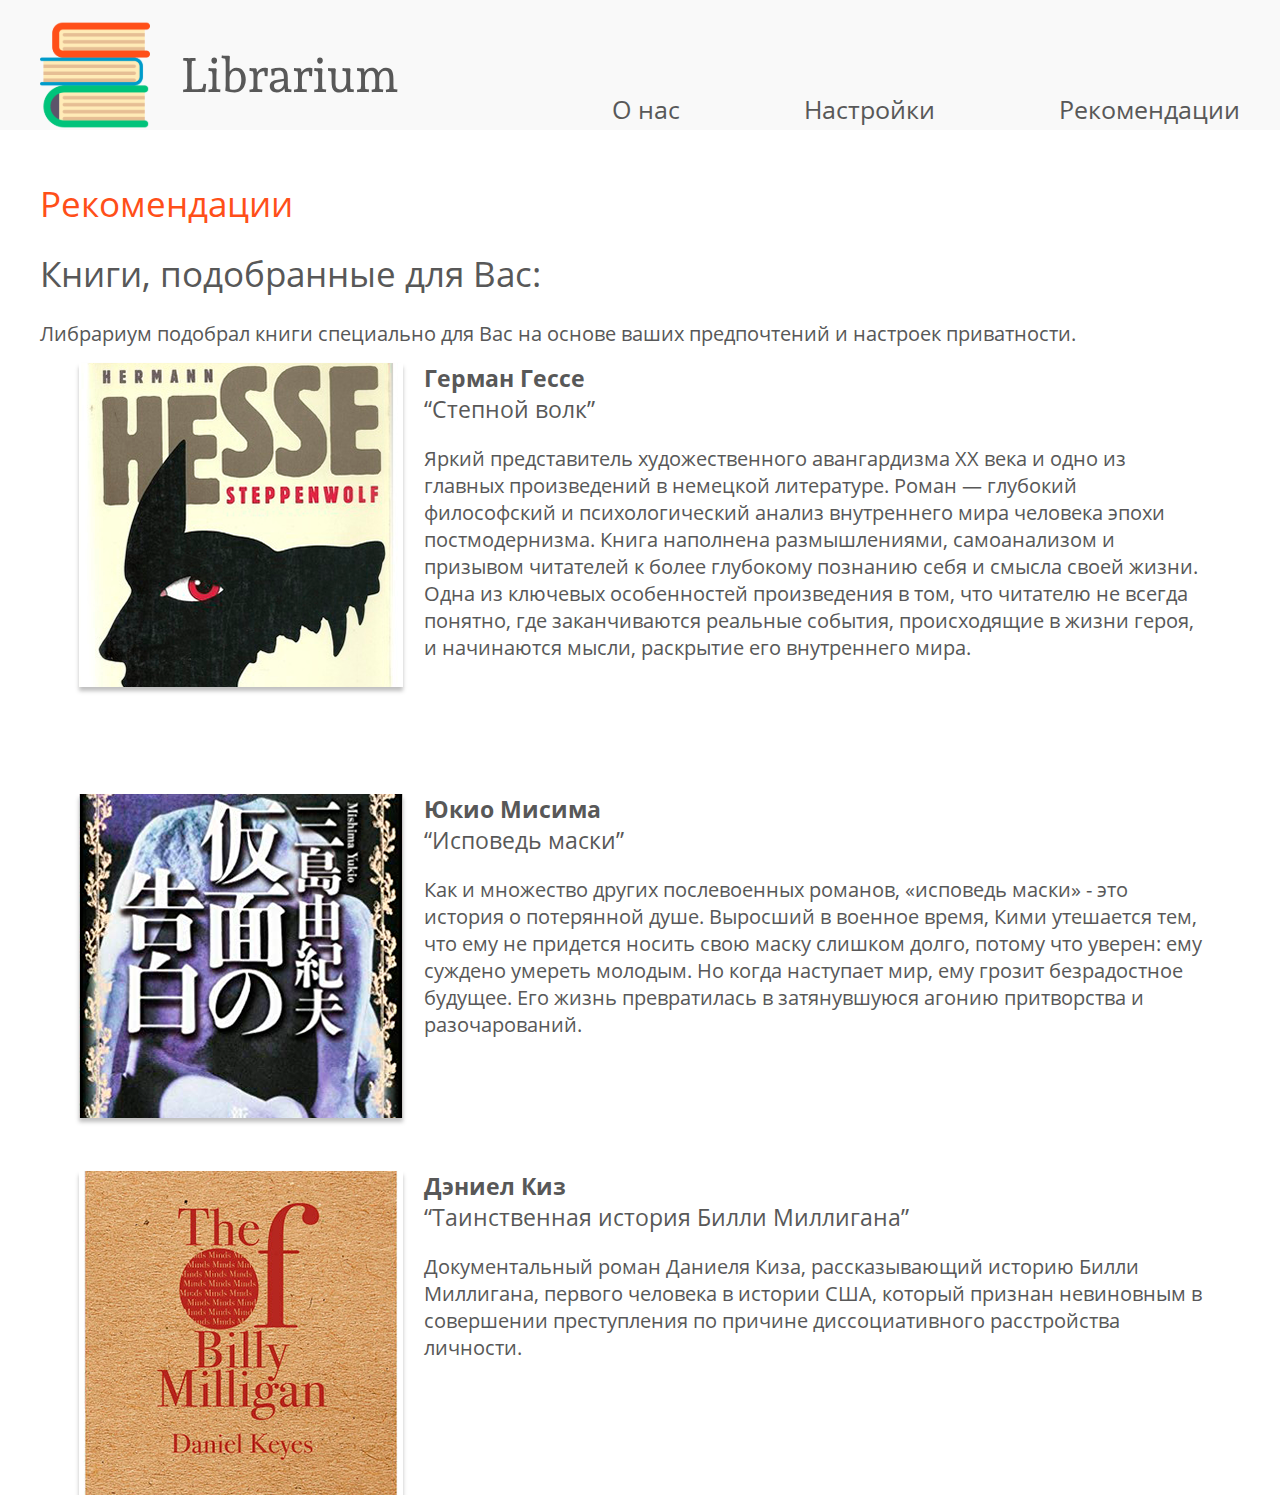
<file: cwgQ2jUb2Lgduos.html>
<!DOCTYPE html>
<html lang="ru">
<head>
    <meta charset="UTF-8">
    <meta name="viewport" content="width=device-width, initial-scale=1.0">
    <meta http-equiv="X-UA-Compatible" content="ie=edge">
    <title>Либрариум Рекомендации</title>
    <link rel="stylesheet" href="./css/style.css">
</head>
<body>
    <header class="header">
        <div class="wrapper">
            <div class="header__wrapper">
                    <div class="header__logo">
                             <img src="./img/svg/logo1.svg" alt="О “Librarium”." class="header__logo-pic">
                            
                    </div>
            
                        <nav class="header__nav">
                            <ul class="header__list">
                                <li class="header__item">
                                    <a href="#!" class="header__link">О нас</a>
                                </li>
                                <li class="header__item">
                                    <a href="#!" class="header__link">Настройки</a>
                                </li>
                                <li class="header__item">
                                    <a href="#!" class="header__link">Рекомендации</a>
                                </li>
                            </ul>
                        </nav>
            </div>
        </div>
    </header>  
    <main class="main">
        <section class="intro2">
            <div class="wrapper">
                <p class="intro__title">
                    Рекомендации
                </p>
                <h1 class="intro-main-title">
                    Книги, подобранные для Вас:
                </h1>
                <p class="intro2__subtitle">
                    Либрариум подобрал книги специально для Вас на основе ваших предпочтений и настроек приватности.
                </p>
            </div>
        </section>

        <section class="recommendations">
            <div class="recommendations__wrap">
                <div class="recommendations__pic">
                    <img src="./img/book4.png" alt="Герман Гессе”." class="recommendations-book1__pic">
                </div>
                <h1 class="recommendations-text__title">
                    Герман Гессе  
                </h1>
                <p class="recommendations-text__subtitle">
                    “Степной волк” 
                </p>
                <p class="recommendations-text__description">
                    Яркий представитель художественного авангардизма XX века и одно из главных произведений в немецкой литературе. Роман — глубокий философский и психологический анализ внутреннего мира человека эпохи постмодернизма. Книга наполнена размышлениями, самоанализом и призывом читателей к более глубокому познанию себя и смысла своей жизни. Одна из ключевых особенностей произведения в том, что читателю не всегда понятно, где заканчиваются реальные события, происходящие в жизни героя, и начинаются мысли, раскрытие его внутреннего мира. 
                </p>
                <div class="recommendations__pic">
                    <img src="./img/book5.png" alt="Юкио Мисима”." class="recommendations-book1__pic">
                </div>
                <h1 class="recommendations-text__title">
                    Юкио Мисима
                 </h1>
                <p class="recommendations-text__subtitle">
                    “Исповедь маски” 
                </p>
                <p class="recommendations-text__description">
                    Как и множество других послевоенных романов, «исповедь маски» - это история о потерянной душе. Выросший в военное время, Кими утешается тем, что ему не придется носить свою маску слишком долго, потому что уверен: ему суждено умереть молодым. Но когда наступает мир, ему грозит безрадостное будущее. Его жизнь превратилась в затянувшуюся агонию притворства и разочарований.
                </p>
                <div class="recommendations__pic">
                    <img src="./img/book6.png" alt="Дэниел Киз”." class="recommendations-book1__pic">
                </div>
                <h1 class="recommendations-text__title">
                    Дэниел Киз
                  </h1>
                <p class="recommendations-text__subtitle">
                    “Таинственная история Билли Миллигана” 
                </p>
                <p class="recommendations-text__description">
                    Документальный роман Даниеля Киза, рассказывающий историю Билли Миллигана, первого человека в истории США, который признан невиновным в совершении преступления по причине диссоциативного расстройства личности. 
                </p>
            </div>
        </section>
    </main>
</body>
</html>
</file>
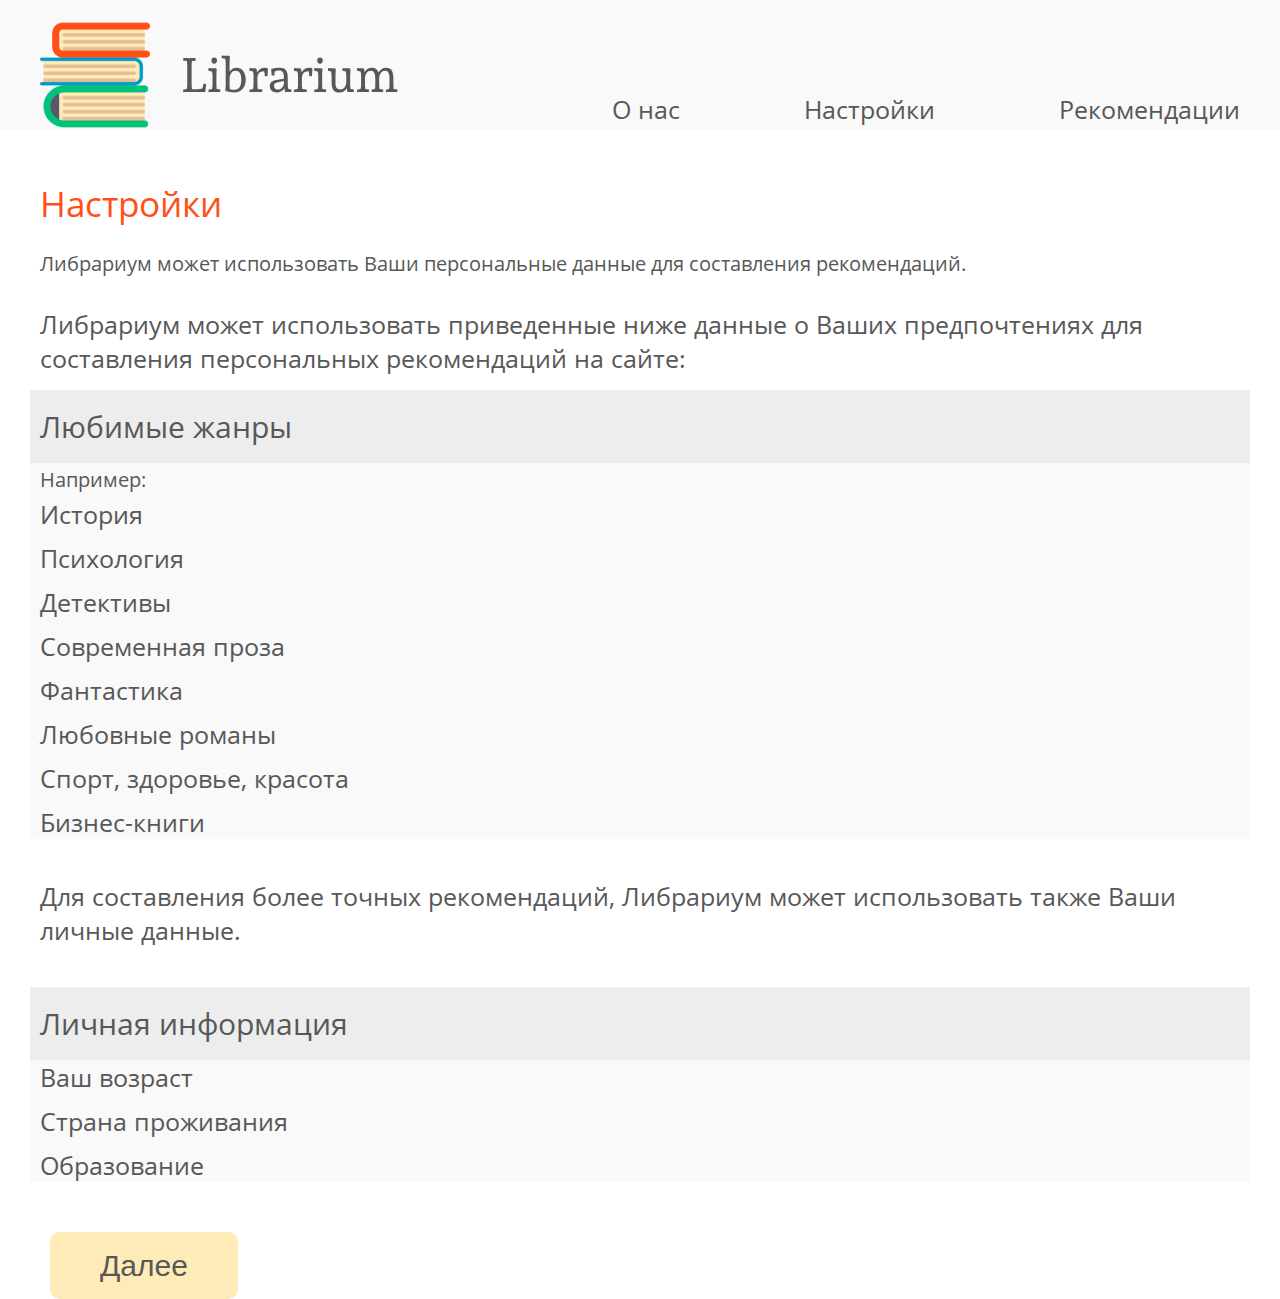
<file: index1.html>
<!DOCTYPE html>
<html lang="ru">
<head>
    <meta charset="UTF-8">
    <meta name="viewport" content="width=device-width, initial-scale=1.0">
    <meta http-equiv="X-UA-Compatible" content="ie=edge">
    <title>Либрариум Настройки1</title>
    <link rel="stylesheet" href="./css/style.css">
</head>
<body>
    <header class="header">
        <div class="wrapper">
            <div class="header__wrapper">
                    <div class="header__logo">
                             <img src="./img/svg/logo1.svg" alt="О “Librarium”." class="header__logo-pic">
                            
                    </div>
            
                        <nav class="header__nav">
                            <ul class="header__list">
                                <li class="header__item">
                                    <a href="#!" class="header__link">О нас</a>
                                </li>
                                <li class="header__item">
                                    <a href="#!" class="header__link">Настройки</a>
                                </li>
                                <li class="header__item">
                                    <a href="#!" class="header__link">Рекомендации</a>
                                </li>
                            </ul>
                        </nav>
            </div>
        </div>
    </header>   
    
    <main class="main">
        <section class="intro1">
            <div class="wrapper">
                <p class="intro__title">
                    Настройки
                </p>
                <h1 class="intro1__title">
                    Либрариум может использовать Ваши персональные данные для составления рекомендаций.
                </h1>
                <p class="intro1__subtitle">
                    Либрариум может использовать приведенные ниже данные о Ваших предпочтениях для составления персональных рекомендаций на сайте: 
                </p>
            </div>
        </section>

        <section class="genre">
            <div class="genre__wrap">
                <h1 class="genre__title">
                        Любимые жанры
                </h1>
            </div>
            <div class="genre-list__wrap">
                <h2 class="genre__list">
                    Например:
                </h2>
                <p class="genre__list1">
                    История
                </p>
                <p class="genre__list1">
                    Психология
                </p>
                <p class="genre__list1">
                    Детективы
                </p>
                <p class="genre__list1">
                    Современная проза
                </p>
                <p class="genre__list1">
                    Фантастика
                </p>
                <p class="genre__list1">
                    Любовные романы
                </p>
                <p class="genre__list1">
                    Спорт, здоровье, красота
                </p>
                <p class="genre__list1">
                    Бизнес-книги
                </p>
            </div>
        </section>
        <section class="personal">
            <div class="wrapper">
                <p class="personal__subtitle">
                    Для составления более точных рекомендаций, Либрариум может использовать также Ваши личные данные. 
                </p>
            </div>
            <div class="personal__wrap">
                <h1 class="personal__title">
                    Личная информация 
                </h1>
            </div>
            <div class="personal-list__wrap">
                <h2 class="personal__list">
                    Ваш возраст
                </h2>
                <h2 class="personal__list">
                    Страна проживания
                </h2>
                <h2 class="personal__list">
                    Образование
                </h2>
            </div>
        </section>
        <div class="wrapper">
            <form action="/example/" class="search-form">
                <p class="search-form__info">
                    <button id="submit-btn" type="submit" class="search-form__submit"> Далее </button>                
                </p>
            </form>
        </div>
    </main>

    <script>
        document.getElementById("submit-btn").addEventListener("click", function(event){
            event.preventDefault();
            window.location = "./index2.html";
        });
    </script>
</body>
</html>
</file>
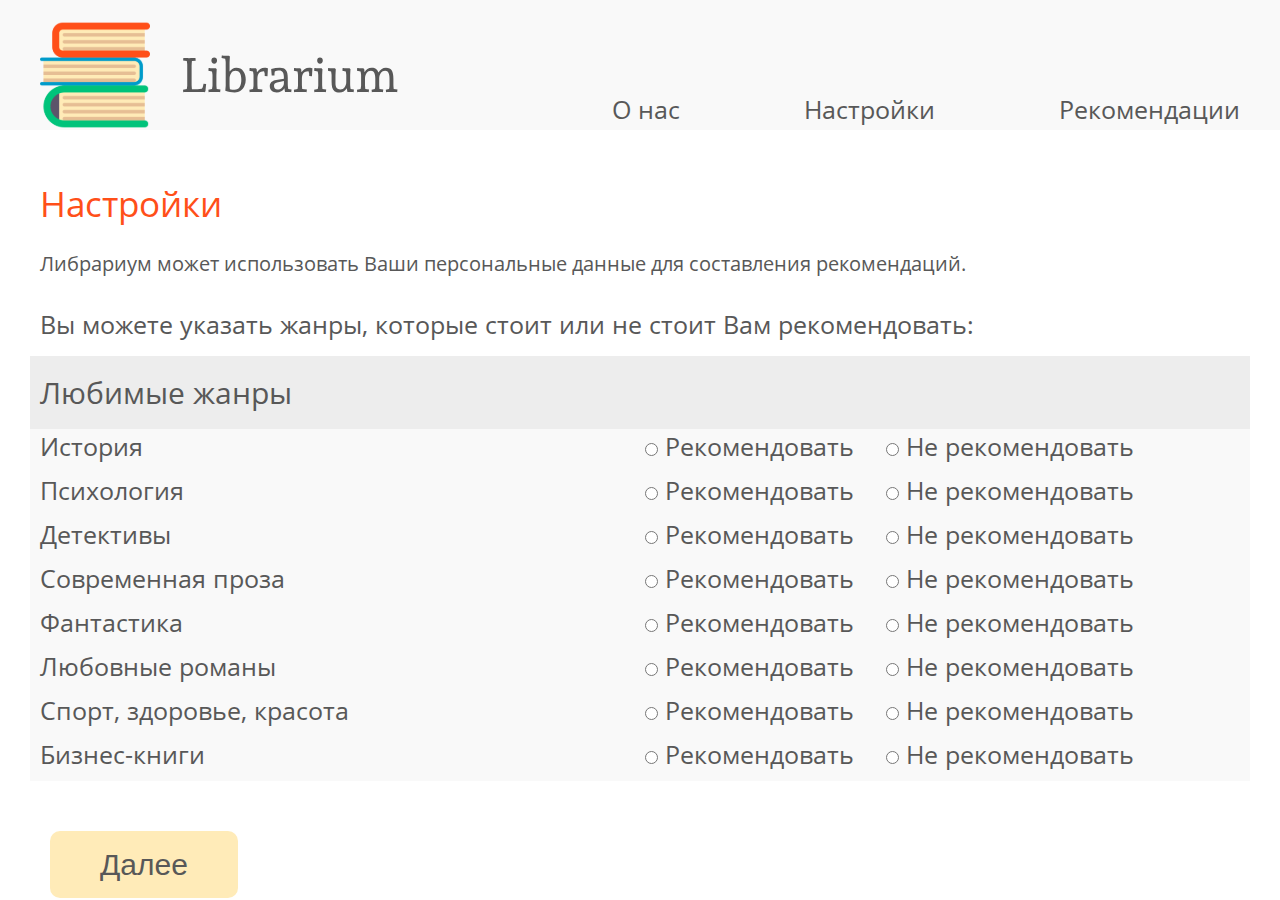
<file: index11.html>
<!DOCTYPE html>
<html lang="ru">
<head>
    <meta charset="UTF-8">
    <meta name="viewport" content="width=device-width, initial-scale=1.0">
    <meta http-equiv="X-UA-Compatible" content="ie=edge">
    <title>Либрариум Настройки2</title>
    <link rel="stylesheet" href="./css/style.css">
</head>
<body>
    <header class="header">
        <div class="wrapper">
            <div class="header__wrapper">
                    <div class="header__logo">
                             <img src="./img/svg/logo1.svg" alt="О “Librarium”." class="header__logo-pic">
                            
                    </div>
            
                        <nav class="header__nav">
                            <ul class="header__list">
                                <li class="header__item">
                                    <a href="#!" class="header__link">О нас</a>
                                </li>
                                <li class="header__item">
                                    <a href="#!" class="header__link">Настройки</a>
                                </li>
                                <li class="header__item">
                                    <a href="#!" class="header__link">Рекомендации</a>
                                </li>
                            </ul>
                        </nav>
            </div>
        </div>
    </header>    

    <main class="main">
        <section class="intro1">
            <div class="wrapper">
                <p class="intro__title">
                    Настройки
                </p>
                <h1 class="intro1__title">
                    Либрариум может использовать Ваши персональные данные для составления рекомендаций.
                </h1>
                <p class="intro1__subtitle">
                    Вы можете указать жанры, которые стоит или не стоит Вам рекомендовать: 
                </p>
        </section>

        <section class="genre">
            <div class="genre__wrap">
                <h1 class="genre__title">
                        Любимые жанры
                </h1>
            </div>
            <div class="genre-list__wrap">
                <div class="genre-list__radio">
                    <div class="genre_list__list">
                        <p class="genre__list1">
                            История
                        </p>
                        <p class="genre__list1">
                            Психология
                        </p>
                        <p class="genre__list1">
                            Детективы
                        </p>
                        <p class="genre__list1">
                            Современная проза
                        </p>
                        <p class="genre__list1">
                            Фантастика
                        </p>
                        <p class="genre__list1">
                            Любовные романы
                        </p>
                        <p class="genre__list1">
                            Спорт, здоровье, красота
                        </p>
                        <p class="genre__list1">
                            Бизнес-книги
                        </p>
                    </div>
                    <div class="genre_list__list">
                        <div class="radio-group1">
                            <label class="radio">
                                <input type="radio" value="Рекомендовать" name="recommend1">
                                Рекомендовать
                                <span></span>
                            </label>
                            <label class="radio">
                                <input type="radio" value="Не рекомендовать" name="recommend1">
                                Не рекомендовать
                                <span></span>
                            </label>
                        </div>
                        <div class="radio-group2">
                            <label class="radio">
                                <input type="radio" value="Рекомендовать" name="recommend2">
                                Рекомендовать
                                <span></span>
                            </label>
                            <label class="radio">
                                <input type="radio" value="Не рекомендовать" name="recommend2">
                                Не рекомендовать
                                <span></span>
                            </label>
                        </div>
                        <div class="radio-group3">
                            <label class="radio">
                                <input type="radio" value="Рекомендовать" name="recommend3">
                                Рекомендовать
                                <span></span>
                            </label>
                            <label class="radio">
                                <input type="radio" value="Не рекомендовать" name="recommend3">
                                Не рекомендовать
                                <span></span>
                            </label>
                        </div>
                        <div class="radio-group4">
                            <label class="radio">
                                <input type="radio" value="Рекомендовать" name="recommend4">
                                Рекомендовать
                                <span></span>
                            </label>
                            <label class="radio">
                                <input type="radio" value="Не рекомендовать" name="recommend4">
                                Не рекомендовать
                                <span></span>
                            </label>
                        </div>
                        <div class="radio-group5">
                            <label class="radio">
                                <input type="radio" value="Рекомендовать" name="recommend5">
                                Рекомендовать
                                <span></span>
                            </label>
                            <label class="radio">
                                <input type="radio" value="Не рекомендовать" name="recommend5">
                                Не рекомендовать
                                <span></span>
                            </label>
                        </div>
                        <div class="radio-group6">
                            <label class="radio">
                                <input type="radio" value="Рекомендовать" name="recommend6">
                                Рекомендовать
                                <span></span>
                            </label>
                            <label class="radio">
                                <input type="radio" value="Не рекомендовать" name="recommend6">
                                Не рекомендовать
                                <span></span>
                            </label>
                        </div>
                        <div class="radio-group7">
                            <label class="radio">
                                <input type="radio" value="Рекомендовать" name="recommend7">
                                Рекомендовать
                                <span></span>
                            </label>
                            <label class="radio">
                                <input type="radio" value="Не рекомендовать" name="recommend7">
                                Не рекомендовать
                                <span></span>
                            </label>
                        </div>
                        <div class="radio-group8">
                            <label class="radio">
                                <input type="radio" value="Рекомендовать" name="recommend8">
                                Рекомендовать
                                <span></span>
                            </label>
                            <label class="radio">
                                <input type="radio" value="Не рекомендовать" name="recommend8">
                                Не рекомендовать
                                <span></span>
                            </label>
                        </div>
                    </div>
                </div>
            </div>
        </section>
        <div class="wrapper">
            <form action="/example/" class="search-form">
                <p class="search-form__info">             
                    <button id="submit-btn" type="submit" class="search-form__submit"> Далее </button>                
                </p>
            </form>
        </div>
    </main>

    <script>
        document.getElementById("submit-btn").addEventListener("click", function(event){
            event.preventDefault();
            window.location = "./index21.html";
        });
    </script>
</body>
</html>
</file>
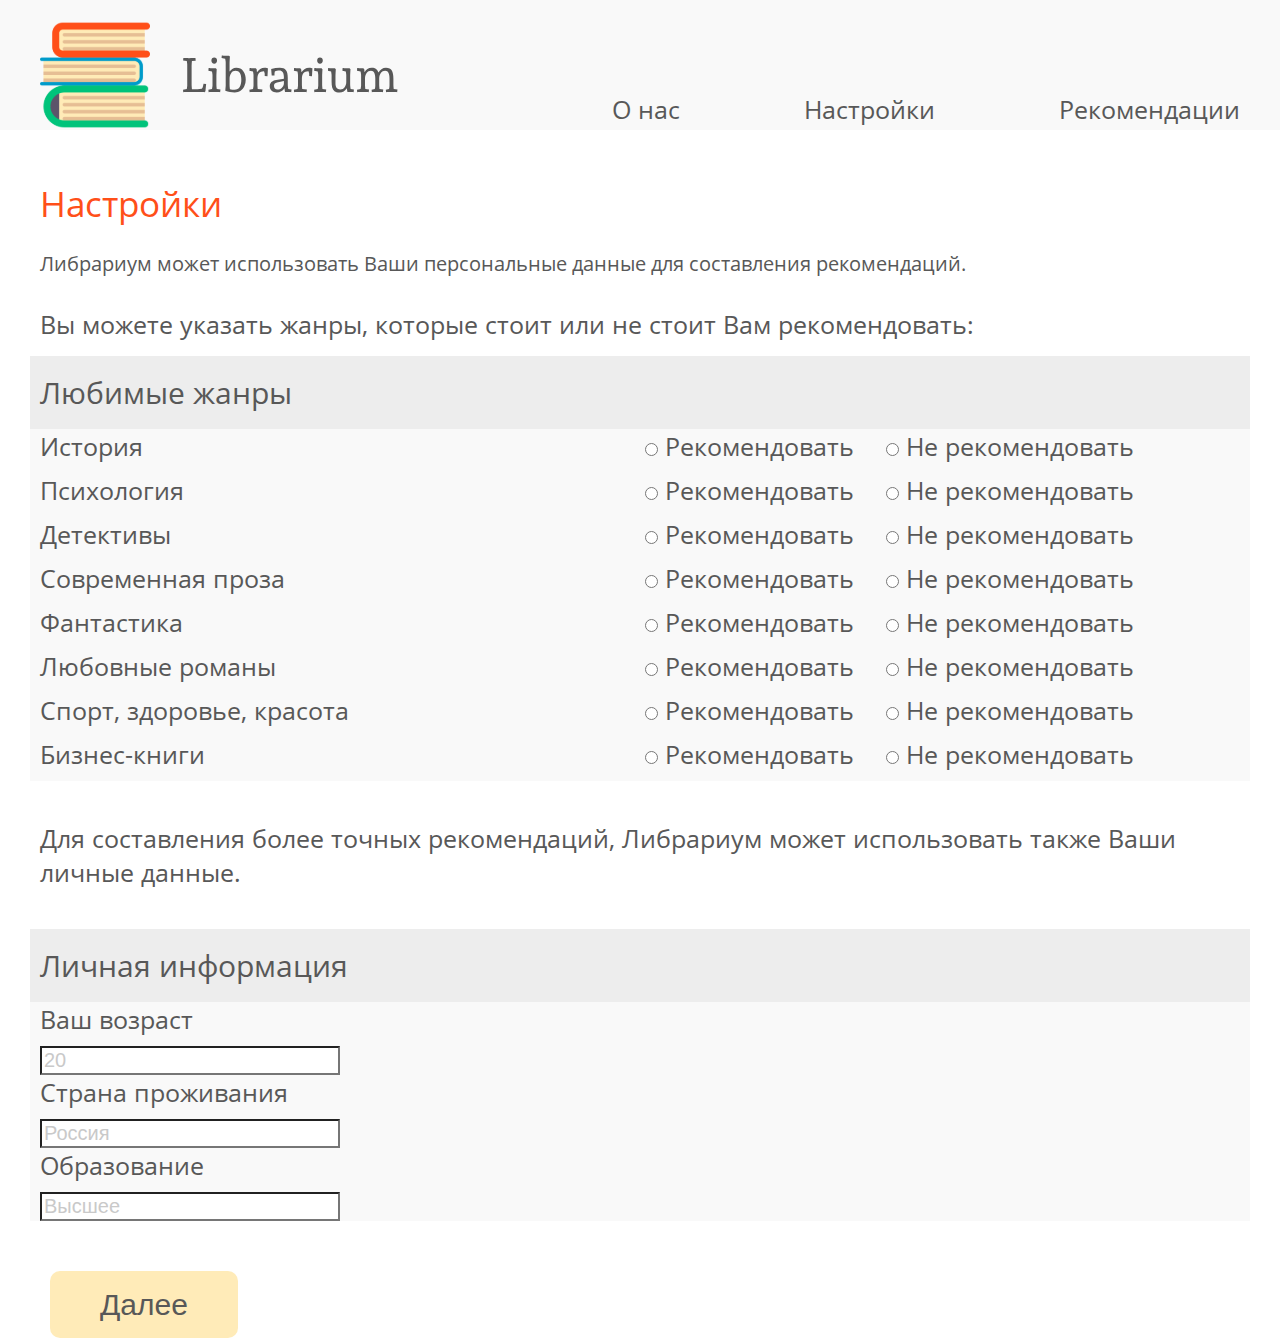
<file: index12.html>
<!DOCTYPE html>
<html lang="ru">
<head>
    <meta charset="UTF-8">
    <meta name="viewport" content="width=device-width, initial-scale=1.0">
    <meta http-equiv="X-UA-Compatible" content="ie=edge">
    <title>Либрариум Настройки3</title>
    <link rel="stylesheet" href="./css/style.css">
</head>
<body>
    <header class="header">
        <div class="wrapper">
            <div class="header__wrapper">
                    <div class="header__logo">
                             <img src="./img/svg/logo1.svg" alt="О “Librarium”." class="header__logo-pic">
                            
                    </div>
            
                        <nav class="header__nav">
                            <ul class="header__list">
                                <li class="header__item">
                                    <a href="#!" class="header__link">О нас</a>
                                </li>
                                <li class="header__item">
                                    <a href="#!" class="header__link">Настройки</a>
                                </li>
                                <li class="header__item">
                                    <a href="#!" class="header__link">Рекомендации</a>
                                </li>
                            </ul>
                        </nav>
            </div>
        </div>
    </header>   
    
    <main class="main">
        <section class="intro1">
            <div class="wrapper">
                <p class="intro__title">
                    Настройки
                </p>
                <h1 class="intro1__title">
                    Либрариум может использовать Ваши персональные данные для составления рекомендаций.
                </h1>
                <p class="intro1__subtitle">
                    Вы можете указать жанры, которые стоит или не стоит Вам рекомендовать: 
                </p>
        </section>

        <section class="genre">
            <div class="genre__wrap">
                <h1 class="genre__title">
                        Любимые жанры
                </h1>
            </div>
            <div class="genre-list__wrap">
                <div class="genre-list__radio">
                    <div class="genre_list__list">
                        <p class="genre__list1">
                            История
                        </p>
                        <p class="genre__list1">
                            Психология
                        </p>
                        <p class="genre__list1">
                            Детективы
                        </p>
                        <p class="genre__list1">
                            Современная проза
                        </p>
                        <p class="genre__list1">
                            Фантастика
                        </p>
                        <p class="genre__list1">
                            Любовные романы
                        </p>
                        <p class="genre__list1">
                            Спорт, здоровье, красота
                        </p>
                        <p class="genre__list1">
                            Бизнес-книги
                        </p>
                    </div>
                    <div class="genre_list__list">
                        <div class="radio-group1">
                            <label class="radio">
                                <input type="radio" value="Рекомендовать" name="recommend1">
                                Рекомендовать
                                <span></span>
                            </label>
                            <label class="radio">
                                <input type="radio" value="Не рекомендовать" name="recommend1">
                                Не рекомендовать
                                <span></span>
                            </label>
                        </div>
                        <div class="radio-group2">
                            <label class="radio">
                                <input type="radio" value="Рекомендовать" name="recommend2">
                                Рекомендовать
                                <span></span>
                            </label>
                            <label class="radio">
                                <input type="radio" value="Не рекомендовать" name="recommend2">
                                Не рекомендовать
                                <span></span>
                            </label>
                        </div>
                        <div class="radio-group3">
                            <label class="radio">
                                <input type="radio" value="Рекомендовать" name="recommend3">
                                Рекомендовать
                                <span></span>
                            </label>
                            <label class="radio">
                                <input type="radio" value="Не рекомендовать" name="recommend3">
                                Не рекомендовать
                                <span></span>
                            </label>
                        </div>
                        <div class="radio-group4">
                            <label class="radio">
                                <input type="radio" value="Рекомендовать" name="recommend4">
                                Рекомендовать
                                <span></span>
                            </label>
                            <label class="radio">
                                <input type="radio" value="Не рекомендовать" name="recommend4">
                                Не рекомендовать
                                <span></span>
                            </label>
                        </div>
                        <div class="radio-group5">
                            <label class="radio">
                                <input type="radio" value="Рекомендовать" name="recommend5">
                                Рекомендовать
                                <span></span>
                            </label>
                            <label class="radio">
                                <input type="radio" value="Не рекомендовать" name="recommend5">
                                Не рекомендовать
                                <span></span>
                            </label>
                        </div>
                        <div class="radio-group6">
                            <label class="radio">
                                <input type="radio" value="Рекомендовать" name="recommend6">
                                Рекомендовать
                                <span></span>
                            </label>
                            <label class="radio">
                                <input type="radio" value="Не рекомендовать" name="recommend6">
                                Не рекомендовать
                                <span></span>
                            </label>
                        </div>
                        <div class="radio-group7">
                            <label class="radio">
                                <input type="radio" value="Рекомендовать" name="recommend7">
                                Рекомендовать
                                <span></span>
                            </label>
                            <label class="radio">
                                <input type="radio" value="Не рекомендовать" name="recommend7">
                                Не рекомендовать
                                <span></span>
                            </label>
                        </div>
                        <div class="radio-group8">
                            <label class="radio">
                                <input type="radio" value="Рекомендовать" name="recommend8">
                                Рекомендовать
                                <span></span>
                            </label>
                            <label class="radio">
                                <input type="radio" value="Не рекомендовать" name="recommend8">
                                Не рекомендовать
                                <span></span>
                            </label>
                        </div>
                    </div>
                </div>
            </div>
        </section>
        
        <section class="personal">
            <div class="wrapper">
                <p class="personal__subtitle">
                    Для составления более точных рекомендаций, Либрариум может использовать также Ваши личные данные. 
                </p>
            </div>
            <div class="personal__wrap">
                <h1 class="personal__title">
                    Личная информация 
                </h1>
            </div>
            <div class="personal-list__wrap">
                <h2 class="personal__list">
                    Ваш возраст
                </h2>
                <P class="search-form">
                    <input type="text" class="search1" placeholder="20">
                </P>
                <h2 class="personal__list">
                    Страна проживания
                </h2>
                <P class="search-form">
                    <input type="text" class="search1" placeholder="Россия">
                </P>
                <h2 class="personal__list">
                    Образование
                </h2>
                <P class="search-form">
                    <input type="text" class="search1" placeholder="Высшее">
                </P>
            </div>
        </section>
        <div class="wrapper">
            <form action="/example/" class="search-form">
                <p class="search-form__info">         
                    <button id="submit-btn" type="submit" class="search-form__submit"> Далее </button>                
                </p>
            </form>
        </div>
    </main>

    <script>
        document.getElementById("submit-btn").addEventListener("click", function(event){
            event.preventDefault();
            window.location = "./index22.html";
        });
    </script>
</body>
</html>
</file>
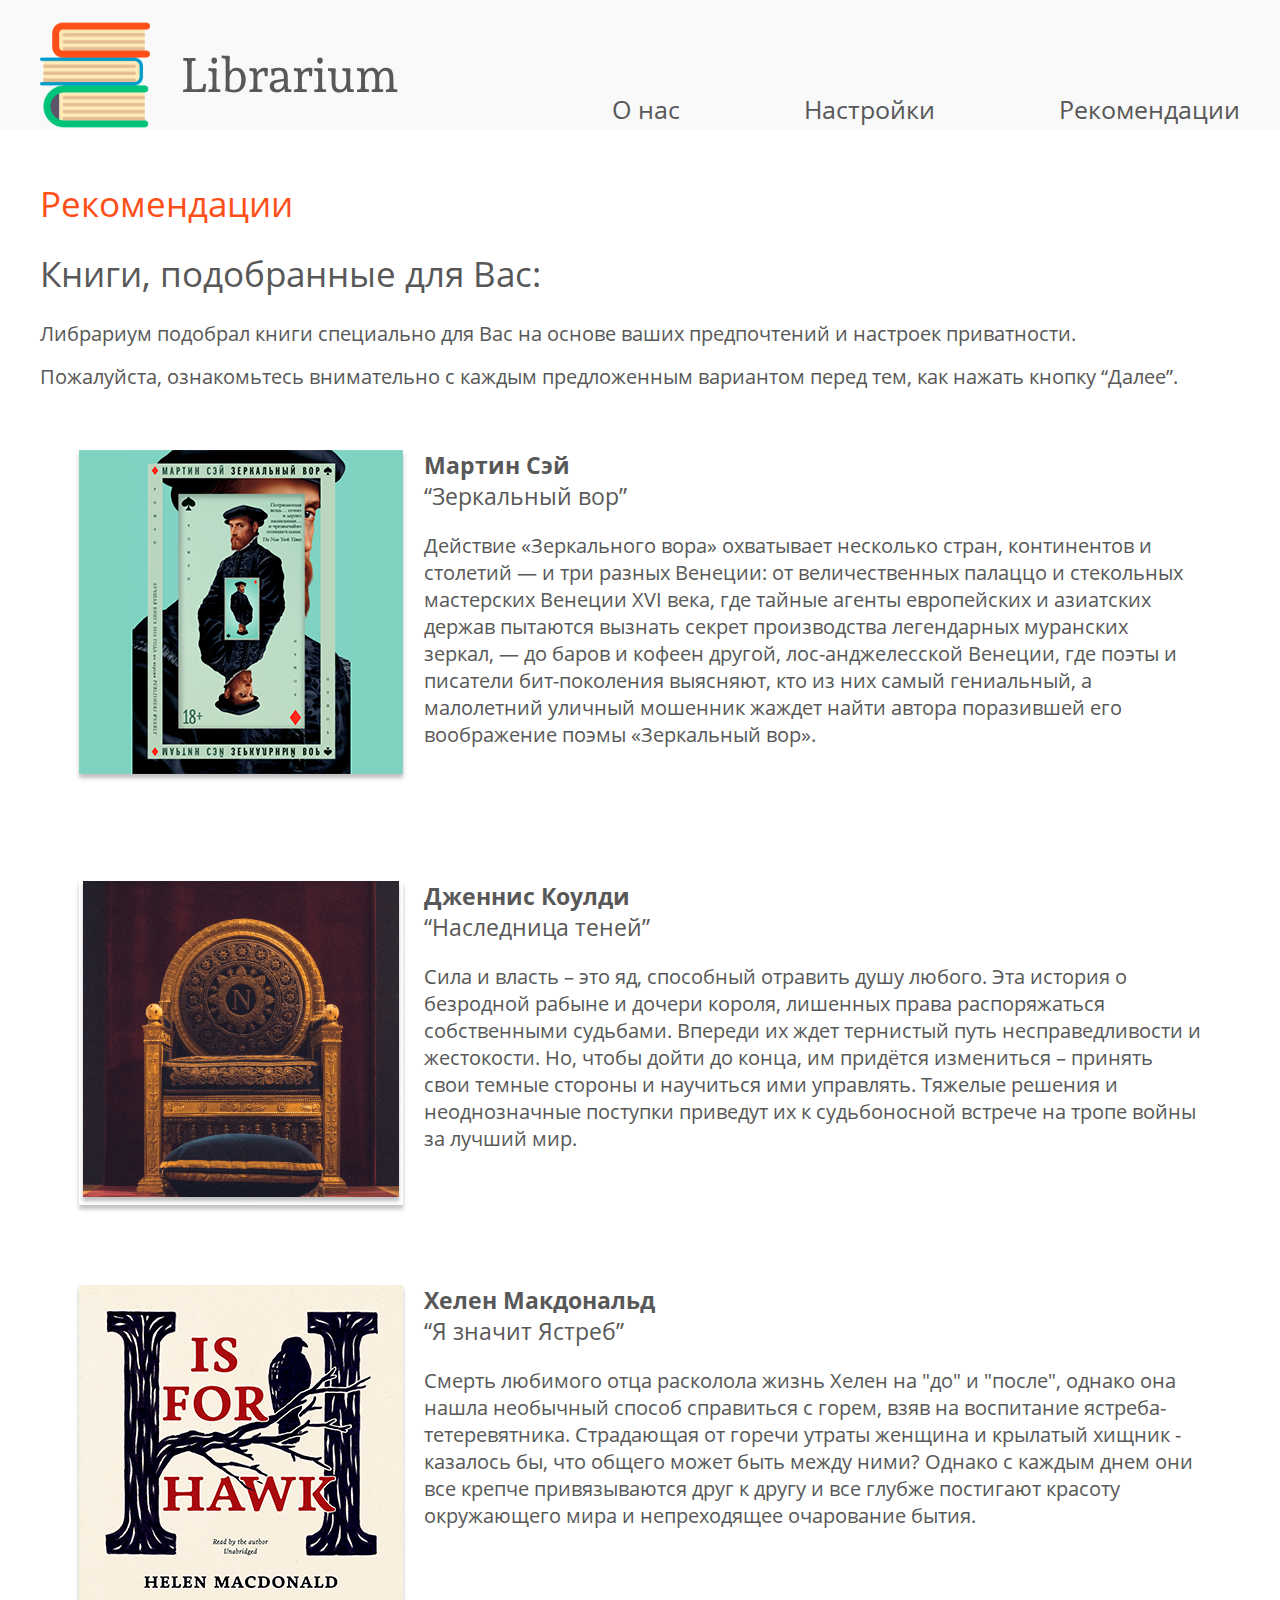
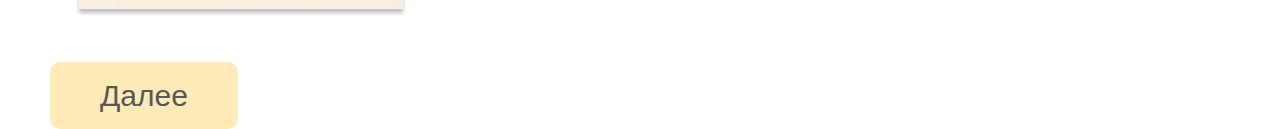
<file: index2.html>
<!DOCTYPE html>
<html lang="ru">
<head>
    <meta charset="UTF-8">
    <meta name="viewport" content="width=device-width, initial-scale=1.0">
    <meta http-equiv="X-UA-Compatible" content="ie=edge">
    <title>Либрариум Рекомендации</title>
    <link rel="stylesheet" href="./css/style.css">
</head>
<body>
    <header class="header">
        <div class="wrapper">
            <div class="header__wrapper">
                    <div class="header__logo">
                             <img src="./img/svg/logo1.svg" alt="О “Librarium”." class="header__logo-pic">
                            
                    </div>
            
                        <nav class="header__nav">
                            <ul class="header__list">
                                <li class="header__item">
                                    <a href="#!" class="header__link">О нас</a>
                                </li>
                                <li class="header__item">
                                    <a href="#!" class="header__link">Настройки</a>
                                </li>
                                <li class="header__item">
                                    <a href="#!" class="header__link">Рекомендации</a>
                                </li>
                            </ul>
                        </nav>
            </div>
        </div>
    </header>  
    <main class="main">
        <section class="intro2">
            <div class="wrapper">
                <p class="intro__title">
                    Рекомендации
                </p>
                <h1 class="intro-main-title">
                    Книги, подобранные для Вас:
                </h1>
                <p class="intro2__subtitle">
                    Либрариум подобрал книги специально для Вас на основе ваших предпочтений и настроек приватности.
                </p>
                <p class="intro2__subtitle1">
                    Пожалуйста, ознакомьтесь внимательно с каждым предложенным вариантом перед тем, как нажать кнопку “Далее”.
                </p>
            </div>
        </section>

        <section class="recommendations">
            <div class="recommendations__wrap">
                <div class="recommendations__pic">
                    <img src="./img/book1.png" alt="Мартин Сэй”." class="recommendations-book1__pic">
                </div>
                <h1 class="recommendations-text__title">
                    Мартин Сэй 
                </h1>
                <p class="recommendations-text__subtitle">
                    “Зеркальный вор” 
                </p>
                <p class="recommendations-text__description">
                    Действие «Зеркального вора» охватывает несколько стран, континентов и столетий — и три разных Венеции: от величественных палаццо и стекольных мастерских Венеции XVI века, где тайные агенты европейских и азиатских держав пытаются вызнать секрет производства легендарных муранских зеркал, — до баров и кофеен другой, лос-анджелесской Венеции, где поэты и писатели бит-поколения выясняют, кто из них самый гениальный, а малолетний уличный мошенник жаждет найти автора поразившей его воображение поэмы «Зеркальный вор». 
                </p>
                <div class="recommendations__pic">
                    <img src="./img/book2.png" alt="Дженнис Коулди”." class="recommendations-book1__pic">
                </div>
                <h1 class="recommendations-text__title">
                    Дженнис Коулди
                 </h1>
                <p class="recommendations-text__subtitle">
                    “Наследница теней” 
                </p>
                <p class="recommendations-text__description">
                    Сила и власть – это яд, способный отравить душу любого. Эта история о безродной рабыне и дочери короля, лишенных права распоряжаться собственными судьбами. Впереди их ждет тернистый путь несправедливости и жестокости. Но, чтобы дойти до конца, им придётся измениться – принять свои темные стороны и научиться ими управлять. Тяжелые решения и неоднозначные поступки приведут их к судьбоносной встрече на тропе войны за лучший мир.
                </p>
                <div class="recommendations__pic">
                    <img src="./img/book3.png" alt="Марк Сэнди”." class="recommendations-book1__pic">
                </div>
                <h1 class="recommendations-text__title">
                    Хелен Макдональд
                  </h1>
                <p class="recommendations-text__subtitle">
                    “Я значит Ястреб” 
                </p>
                <p class="recommendations-text__description">
                    Смерть любимого отца расколола жизнь Хелен на "до" и "после", однако она нашла необычный способ справиться с горем, взяв на воспитание ястреба-тетеревятника. Страдающая от горечи утраты женщина и крылатый хищник - казалось бы, что общего может быть между ними? Однако с каждым днем они все крепче привязываются друг к другу и все глубже постигают красоту окружающего мира и непреходящее очарование бытия. 
                </p>
            </div>
        </section>
        <div class="wrapper">
            <form action="/example/" class="search-form">
                <p class="search-form__info">        
                    <button id="submit-btn" type="submit" class="search-form__submit"> Далее </button>                
                </p>
            </form>
        </div>
    </main>

    <script>
        document.getElementById("submit-btn").addEventListener("click", function(event){
            event.preventDefault();
            window.location = "https://docs.google.com/forms/d/e/1FAIpQLSeXKgWVYRBxqL9LgSvmg5G4nLS5zQMPXHV4oAWgtHIDQf2aIA/viewform?usp=sf_link";
        });
    </script>
</body>
</html>
</file>
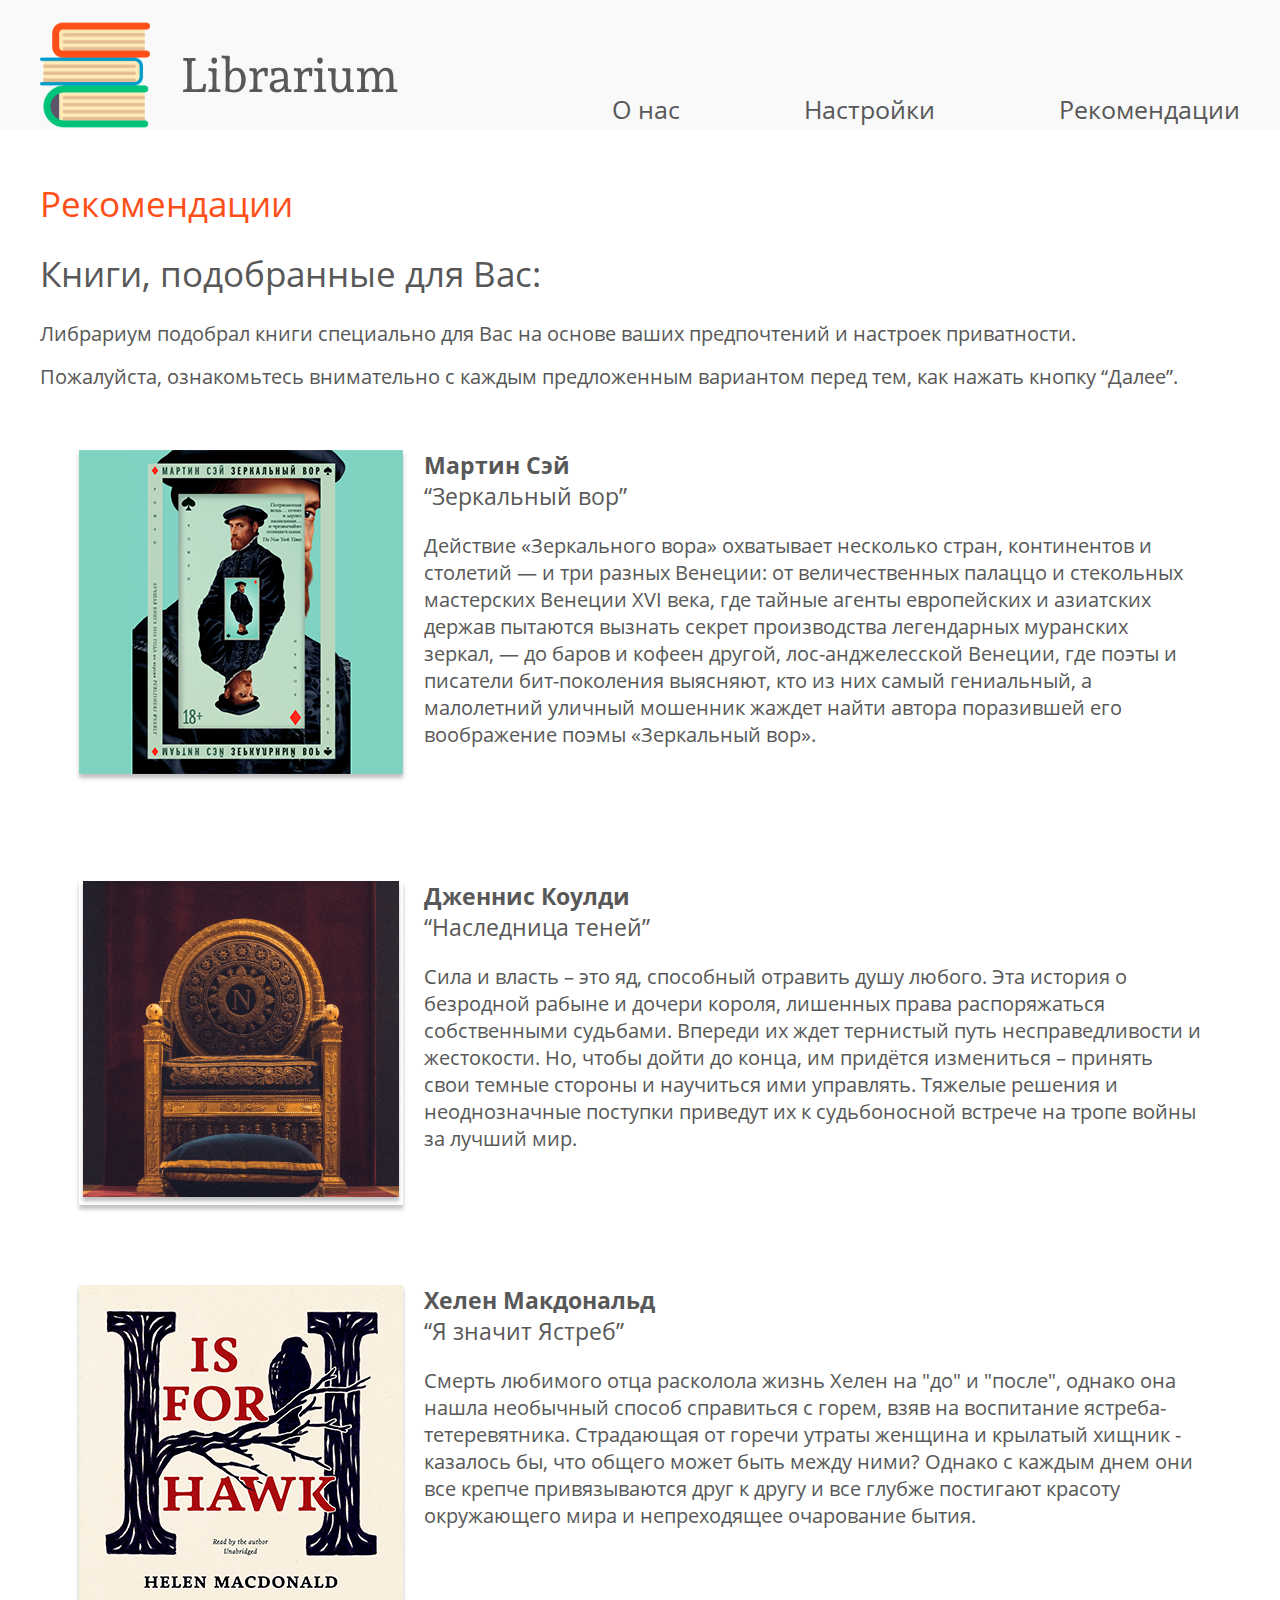
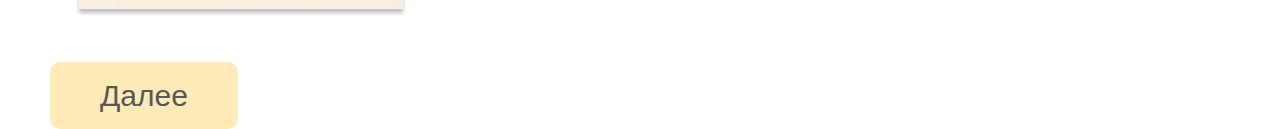
<file: index21.html>
<!DOCTYPE html>
<html lang="ru">
<head>
    <meta charset="UTF-8">
    <meta name="viewport" content="width=device-width, initial-scale=1.0">
    <meta http-equiv="X-UA-Compatible" content="ie=edge">
    <title>Либрариум Рекомендации</title>
    <link rel="stylesheet" href="./css/style.css">
</head>
<body>
    <header class="header">
        <div class="wrapper">
            <div class="header__wrapper">
                    <div class="header__logo">
                             <img src="./img/svg/logo1.svg" alt="О “Librarium”." class="header__logo-pic">
                            
                    </div>
            
                        <nav class="header__nav">
                            <ul class="header__list">
                                <li class="header__item">
                                    <a href="#!" class="header__link">О нас</a>
                                </li>
                                <li class="header__item">
                                    <a href="#!" class="header__link">Настройки</a>
                                </li>
                                <li class="header__item">
                                    <a href="#!" class="header__link">Рекомендации</a>
                                </li>
                            </ul>
                        </nav>
            </div>
        </div>
    </header>  
    <main class="main">
        <section class="intro2">
            <div class="wrapper">
                <p class="intro__title">
                    Рекомендации
                </p>
                <h1 class="intro-main-title">
                    Книги, подобранные для Вас:
                </h1>
                <p class="intro2__subtitle">
                    Либрариум подобрал книги специально для Вас на основе ваших предпочтений и настроек приватности.
                </p>
                <p class="intro2__subtitle1">
                    Пожалуйста, ознакомьтесь внимательно с каждым предложенным вариантом перед тем, как нажать кнопку “Далее”.
                </p>
            </div>
        </section>

        <section class="recommendations">
            <div class="recommendations__wrap">
                <div class="recommendations__pic">
                    <img src="./img/book1.png" alt="Мартин Сэй”." class="recommendations-book1__pic">
                </div>
                <h1 class="recommendations-text__title">
                    Мартин Сэй 
                </h1>
                <p class="recommendations-text__subtitle">
                    “Зеркальный вор” 
                </p>
                <p class="recommendations-text__description">
                    Действие «Зеркального вора» охватывает несколько стран, континентов и столетий — и три разных Венеции: от величественных палаццо и стекольных мастерских Венеции XVI века, где тайные агенты европейских и азиатских держав пытаются вызнать секрет производства легендарных муранских зеркал, — до баров и кофеен другой, лос-анджелесской Венеции, где поэты и писатели бит-поколения выясняют, кто из них самый гениальный, а малолетний уличный мошенник жаждет найти автора поразившей его воображение поэмы «Зеркальный вор». 
                </p>
                <div class="recommendations__pic">
                    <img src="./img/book2.png" alt="Дженнис Коулди”." class="recommendations-book1__pic">
                </div>
                <h1 class="recommendations-text__title">
                    Дженнис Коулди
                 </h1>
                <p class="recommendations-text__subtitle">
                    “Наследница теней” 
                </p>
                <p class="recommendations-text__description">
                    Сила и власть – это яд, способный отравить душу любого. Эта история о безродной рабыне и дочери короля, лишенных права распоряжаться собственными судьбами. Впереди их ждет тернистый путь несправедливости и жестокости. Но, чтобы дойти до конца, им придётся измениться – принять свои темные стороны и научиться ими управлять. Тяжелые решения и неоднозначные поступки приведут их к судьбоносной встрече на тропе войны за лучший мир.
                </p>
                <div class="recommendations__pic">
                    <img src="./img/book3.png" alt="Марк Сэнди”." class="recommendations-book1__pic">
                </div>
                <h1 class="recommendations-text__title">
                    Хелен Макдональд
                  </h1>
                <p class="recommendations-text__subtitle">
                    “Я значит Ястреб” 
                </p>
                <p class="recommendations-text__description">
                    Смерть любимого отца расколола жизнь Хелен на "до" и "после", однако она нашла необычный способ справиться с горем, взяв на воспитание ястреба-тетеревятника. Страдающая от горечи утраты женщина и крылатый хищник - казалось бы, что общего может быть между ними? Однако с каждым днем они все крепче привязываются друг к другу и все глубже постигают красоту окружающего мира и непреходящее очарование бытия. 
                </p>
            </div>
        </section>
        <div class="wrapper">
            <form action="/example/" class="search-form">
                <p class="search-form__info">
                    <button id="submit-btn" type="submit" class="search-form__submit"> Далее </button>                
                </p>
            </form>
        </div>
    </main>

    <script>
        document.getElementById("submit-btn").addEventListener("click", function(event){
            event.preventDefault();
            window.location = "https://docs.google.com/forms/d/e/1FAIpQLScDuUEkCetFw39NqZDIxqN-yIrp89gba-l21xWsnqLZmZo6Fw/viewform?usp=sf_link";
        });
    </script>
</body>
</html>
</file>
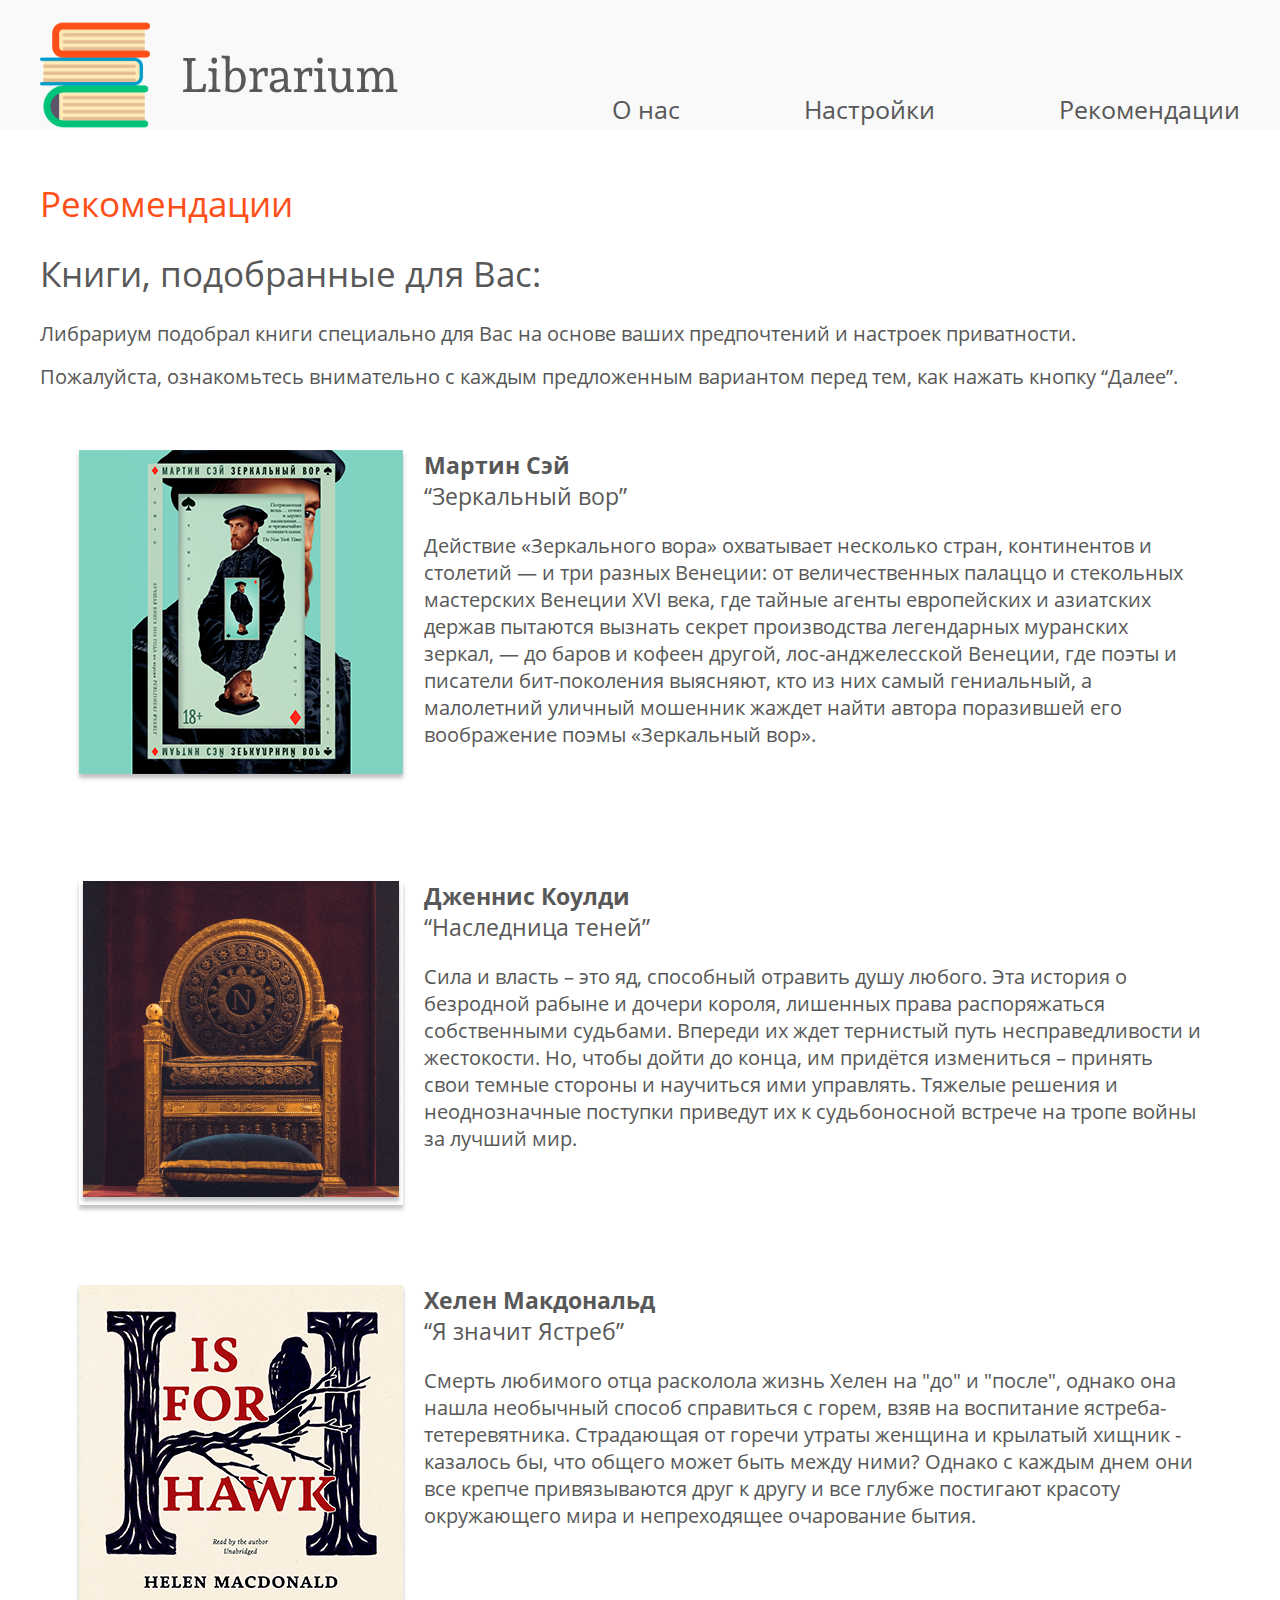
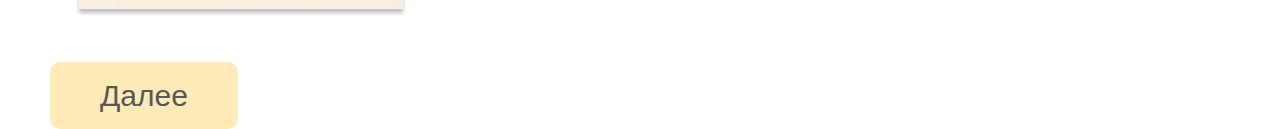
<file: index22.html>
<!DOCTYPE html>
<html lang="ru">
<head>
    <meta charset="UTF-8">
    <meta name="viewport" content="width=device-width, initial-scale=1.0">
    <meta http-equiv="X-UA-Compatible" content="ie=edge">
    <title>Либрариум Рекомендации</title>
    <link rel="stylesheet" href="./css/style.css">
</head>
<body>
    <header class="header">
        <div class="wrapper">
            <div class="header__wrapper">
                    <div class="header__logo">
                             <img src="./img/svg/logo1.svg" alt="О “Librarium”." class="header__logo-pic">
                            
                    </div>
            
                        <nav class="header__nav">
                            <ul class="header__list">
                                <li class="header__item">
                                    <a href="#!" class="header__link">О нас</a>
                                </li>
                                <li class="header__item">
                                    <a href="#!" class="header__link">Настройки</a>
                                </li>
                                <li class="header__item">
                                    <a href="#!" class="header__link">Рекомендации</a>
                                </li>
                            </ul>
                        </nav>
            </div>
        </div>
    </header>  
    <main class="main">
        <section class="intro2">
            <div class="wrapper">
                <p class="intro__title">
                    Рекомендации
                </p>
                <h1 class="intro-main-title">
                    Книги, подобранные для Вас:
                </h1>
                <p class="intro2__subtitle">
                    Либрариум подобрал книги специально для Вас на основе ваших предпочтений и настроек приватности.
                </p>
                <p class="intro2__subtitle1">
                    Пожалуйста, ознакомьтесь внимательно с каждым предложенным вариантом перед тем, как нажать кнопку “Далее”.
                </p>
            </div>
        </section>

        <section class="recommendations">
            <div class="recommendations__wrap">
                <div class="recommendations__pic">
                    <img src="./img/book1.png" alt="Мартин Сэй”." class="recommendations-book1__pic">
                </div>
                <h1 class="recommendations-text__title">
                    Мартин Сэй 
                </h1>
                <p class="recommendations-text__subtitle">
                    “Зеркальный вор” 
                </p>
                <p class="recommendations-text__description">
                    Действие «Зеркального вора» охватывает несколько стран, континентов и столетий — и три разных Венеции: от величественных палаццо и стекольных мастерских Венеции XVI века, где тайные агенты европейских и азиатских держав пытаются вызнать секрет производства легендарных муранских зеркал, — до баров и кофеен другой, лос-анджелесской Венеции, где поэты и писатели бит-поколения выясняют, кто из них самый гениальный, а малолетний уличный мошенник жаждет найти автора поразившей его воображение поэмы «Зеркальный вор». 
                </p>
                <div class="recommendations__pic">
                    <img src="./img/book2.png" alt="Дженнис Коулди”." class="recommendations-book1__pic">
                </div>
                <h1 class="recommendations-text__title">
                    Дженнис Коулди
                 </h1>
                <p class="recommendations-text__subtitle">
                    “Наследница теней” 
                </p>
                <p class="recommendations-text__description">
                    Сила и власть – это яд, способный отравить душу любого. Эта история о безродной рабыне и дочери короля, лишенных права распоряжаться собственными судьбами. Впереди их ждет тернистый путь несправедливости и жестокости. Но, чтобы дойти до конца, им придётся измениться – принять свои темные стороны и научиться ими управлять. Тяжелые решения и неоднозначные поступки приведут их к судьбоносной встрече на тропе войны за лучший мир.
                </p>
                <div class="recommendations__pic">
                    <img src="./img/book3.png" alt="Марк Сэнди”." class="recommendations-book1__pic">
                </div>
                <h1 class="recommendations-text__title">
                    Хелен Макдональд
                  </h1>
                <p class="recommendations-text__subtitle">
                    “Я значит Ястреб” 
                </p>
                <p class="recommendations-text__description">
                    Смерть любимого отца расколола жизнь Хелен на "до" и "после", однако она нашла необычный способ справиться с горем, взяв на воспитание ястреба-тетеревятника. Страдающая от горечи утраты женщина и крылатый хищник - казалось бы, что общего может быть между ними? Однако с каждым днем они все крепче привязываются друг к другу и все глубже постигают красоту окружающего мира и непреходящее очарование бытия. 
                </p>
            </div>
        </section>
        <div class="wrapper">
            <form action="/example/" class="search-form">
                <p class="search-form__info">
                    <button id="submit-btn" type="submit" class="search-form__submit"> Далее </button>                
                </p>
            </form>
        </div>
    </main>

    <script>
        document.getElementById("submit-btn").addEventListener("click", function(event){
            event.preventDefault();
            window.location = "https://docs.google.com/forms/d/e/1FAIpQLSc3FG6R5nTrIYBIWfRuKsjQpcWPzAE-soQjR4Ljk5pjFuCDMg/viewform?usp=sf_link";
        });
    </script>
</body>
</html>
</file>
<file: css/style.css>
/* http://meyerweb.com/eric/tools/css/reset/
   v2.0-modified | 20110126
   License: none (public domain)
*/

html, body, div, span, applet, object, iframe,
h1, h2, h3, h4, h5, h6, p, blockquote, pre,
a, abbr, acronym, address, big, cite, code,
del, dfn, em, img, ins, kbd, q, s, samp,
small, strike, strong, sub, sup, tt, var,
b, u, i, center,
dl, dt, dd, ol, ul, li,
fieldset, form, label, legend,
table, caption, tbody, tfoot, thead, tr, th, td,
article, aside, canvas, details, embed,
figure, figcaption, footer, header, hgroup,
menu, nav, output, ruby, section, summary,
time, mark, audio, video {
  margin: 0;
	padding: 0;
	border: 0;
	font-size: 100%;
	font: inherit;
	vertical-align: baseline;
}

/* make sure to set some focus styles for accessibility */
:focus {
    outline: 0;
}

/* HTML5 display-role reset for older browsers */
article, aside, details, figcaption, figure,
footer, header, hgroup, menu, nav, section {
	display: block;
}

body {
	line-height: 1;
}

ol, ul {
	list-style: none;
}

blockquote, q {
	quotes: none;
}

blockquote:before, blockquote:after,
q:before, q:after {
	content: '';
	content: none;
}

table {
	border-collapse: collapse;
	border-spacing: 0;
}

input[type=search]::-webkit-search-cancel-button,
input[type=search]::-webkit-search-decoration,
input[type=search]::-webkit-search-results-button,
input[type=search]::-webkit-search-results-decoration {
    -webkit-appearance: none;
    -moz-appearance: none;
}

input[type=search] {
    -webkit-appearance: none;
    -moz-appearance: none;
    -webkit-box-sizing: content-box;
    -moz-box-sizing: content-box;
    box-sizing: content-box;
}

textarea {
    overflow: auto;
    vertical-align: top;
    resize: vertical;
}

/**
 * Correct `inline-block` display not defined in IE 6/7/8/9 and Firefox 3.
 */

audio,
canvas,
video {
    display: inline-block;
    *display: inline;
    *zoom: 1;
    max-width: 100%;
}

/**
 * Prevent modern browsers from displaying `audio` without controls.
 * Remove excess height in iOS 5 devices.
 */

audio:not([controls]) {
    display: none;
    height: 0;
}

/**
 * Address styling not present in IE 7/8/9, Firefox 3, and Safari 4.
 * Known issue: no IE 6 support.
 */

[hidden] {
    display: none;
}

/**
 * 1. Correct text resizing oddly in IE 6/7 when body `font-size` is set using
 *    `em` units.
 * 2. Prevent iOS text size adjust after orientation change, without disabling
 *    user zoom.
 */

html {
    font-size: 100%; /* 1 */
    -webkit-text-size-adjust: 100%; /* 2 */
    -ms-text-size-adjust: 100%; /* 2 */
}

/**
 * Address `outline` inconsistency between Chrome and other browsers.
 */

a:focus {
    outline: thin dotted;
}

/**
 * Improve readability when focused and also mouse hovered in all browsers.
 */

a:active,
a:hover {
    outline: 0;
}

/**
 * 1. Remove border when inside `a` element in IE 6/7/8/9 and Firefox 3.
 * 2. Improve image quality when scaled in IE 7.
 */

img {
    border: 0; /* 1 */
    -ms-interpolation-mode: bicubic; /* 2 */
}

/**
 * Address margin not present in IE 6/7/8/9, Safari 5, and Opera 11.
 */

figure {
    margin: 0;
}

/**
 * Correct margin displayed oddly in IE 6/7.
 */

form {
    margin: 0;
}

/**
 * Define consistent border, margin, and padding.
 */

fieldset {
    border: 1px solid #c0c0c0;
    margin: 0 2px;
    padding: 0.35em 0.625em 0.75em;
}

/**
 * 1. Correct color not being inherited in IE 6/7/8/9.
 * 2. Correct text not wrapping in Firefox 3.
 * 3. Correct alignment displayed oddly in IE 6/7.
 */

legend {
    border: 0; /* 1 */
    padding: 0;
    white-space: normal; /* 2 */
    *margin-left: -7px; /* 3 */
}

/**
 * 1. Correct font size not being inherited in all browsers.
 * 2. Address margins set differently in IE 6/7, Firefox 3+, Safari 5,
 *    and Chrome.
 * 3. Improve appearance and consistency in all browsers.
 */

button,
input,
select,
textarea {
    font-size: 100%; /* 1 */
    margin: 0; /* 2 */
    vertical-align: baseline; /* 3 */
    *vertical-align: middle; /* 3 */
}

/**
 * Address Firefox 3+ setting `line-height` on `input` using `!important` in
 * the UA stylesheet.
 */

button,
input {
    line-height: normal;
}

/**
 * Address inconsistent `text-transform` inheritance for `button` and `select`.
 * All other form control elements do not inherit `text-transform` values.
 * Correct `button` style inheritance in Chrome, Safari 5+, and IE 6+.
 * Correct `select` style inheritance in Firefox 4+ and Opera.
 */

button,
select {
    text-transform: none;
}

/**
 * 1. Avoid the WebKit bug in Android 4.0.* where (2) destroys native `audio`
 *    and `video` controls.
 * 2. Correct inability to style clickable `input` types in iOS.
 * 3. Improve usability and consistency of cursor style between image-type
 *    `input` and others.
 * 4. Remove inner spacing in IE 7 without affecting normal text inputs.
 *    Known issue: inner spacing remains in IE 6.
 */

button,
html input[type="button"], /* 1 */
input[type="reset"],
input[type="submit"] {
    -webkit-appearance: button; /* 2 */
    cursor: pointer; /* 3 */
    *overflow: visible;  /* 4 */
}

/**
 * Re-set default cursor for disabled elements.
 */

button[disabled],
html input[disabled] {
    cursor: default;
}

/**
 * 1. Address box sizing set to content-box in IE 8/9.
 * 2. Remove excess padding in IE 8/9.
 * 3. Remove excess padding in IE 7.
 *    Known issue: excess padding remains in IE 6.
 */

input[type="checkbox"],
input[type="radio"] {
    box-sizing: border-box; /* 1 */
    padding: 0; /* 2 */
    *height: 13px; /* 3 */
    *width: 13px; /* 3 */
}

/**
 * 1. Address `appearance` set to `searchfield` in Safari 5 and Chrome.
 * 2. Address `box-sizing` set to `border-box` in Safari 5 and Chrome
 *    (include `-moz` to future-proof).
 */

input[type="search"] {
    -webkit-appearance: textfield; /* 1 */
    -moz-box-sizing: content-box;
    -webkit-box-sizing: content-box; /* 2 */
    box-sizing: content-box;
}

/**
 * Remove inner padding and search cancel button in Safari 5 and Chrome
 * on OS X.
 */

input[type="search"]::-webkit-search-cancel-button,
input[type="search"]::-webkit-search-decoration {
    -webkit-appearance: none;
}

/**
 * Remove inner padding and border in Firefox 3+.
 */

button::-moz-focus-inner,
input::-moz-focus-inner {
    border: 0;
    padding: 0;
}

/**
 * 1. Remove default vertical scrollbar in IE 6/7/8/9.
 * 2. Improve readability and alignment in all browsers.
 */

textarea {
    overflow: auto; /* 1 */
    vertical-align: top; /* 2 */
}

/**
 * Remove most spacing between table cells.
 */

table {
    border-collapse: collapse;
    border-spacing: 0;
}

html,
button,
input,
select,
textarea {
    color: #222;
}


::-moz-selection {
    background: #b3d4fc;
    text-shadow: none;
}

::selection {
    background: #b3d4fc;
    text-shadow: none;
}

img {
    vertical-align: middle;
}

fieldset {
    border: 0;
    margin: 0;
    padding: 0;
}

textarea {
    resize: vertical;
}

.chromeframe {
    margin: 0.2em 0;
    background: #ccc;
    color: #000;
    padding: 0.2em 0;
}

/* open-sans-regular - cyrillic_latin */
@font-face {
    font-family: 'Open Sans';
    font-style: normal;
    font-weight: 400;
    src: local('Open Sans Regular'), local('OpenSans-Regular'),
         url('../fonts/open-sans-v17-cyrillic_latin-regular.woff2') format('woff2'), /* Chrome 26+, Opera 23+, Firefox 39+ */
         url('../fonts/open-sans-v17-cyrillic_latin-regular.woff') format('woff'); /* Chrome 6+, Firefox 3.6+, IE 9+, Safari 5.1+ */
  }
  /* open-sans-700 - cyrillic_latin */
  @font-face {
    font-family: 'Open Sans';
    font-style: normal;
    font-weight: 700;
    src: local('Open Sans Bold'), local('OpenSans-Bold'),
         url('../fonts/open-sans-v17-cyrillic_latin-700.woff2') format('woff2'), /* Chrome 26+, Opera 23+, Firefox 39+ */
         url('../fonts/open-sans-v17-cyrillic_latin-700.woff') format('woff'); /* Chrome 6+, Firefox 3.6+, IE 9+, Safari 5.1+ */
  }
  html{
      box-sizing: border-box;
  }
  *, *::before, *::after{
      box-sizing: inherit;
  }

  body{
    font-family: 'Open Sans';
    font-style: normal;
    font-size: 16px;
    line-height: 1.2;
    font-weight: normal;
    color: #585858;
  }

  .wrapper{
      max-width: 1200px;
      margin: 0 auto
  }

  /* Header styles start */
  
  .header{
      background-color: #F9F9F9;
      position: fixed;
      top: 0;
      left: 0;
      width: 100%;
  }

  .header__wrapper{
      display: flex;
      flex-wrap: wrap;
      align-items: flex-end;
      justify-content: space-between;
      padding-top: 20px;
  }

  .header__list{
      display: flex;
      flex-wrap: wrap;
  }

  .header__item{
      margin-right: 124px;
  }
  .header__item:last-child{
    margin-right: 0px;
  }

.header__link{
    font-size: 25px;
    line-height: 41px;
    color: #585858;
    text-decoration: none;
}
.header__link:hover, .header__link:active{
    color: #FF4F19;
}

/* Header styles end */

/* Intro styles start */

.intro{
    min-height: 100vh;
    background-size: cover;
    padding-top: 180px;
}

.intro__title{
    font-family: Open Sans;
    font-style: normal;
    font-weight: normal;
    font-size: 35px;
    line-height: 48px;
    color: #FF4F19;
    margin-bottom: 22px;
}
.intro-main-title{
    font-family: Open Sans;
    font-style: normal;
    font-weight: normal;
    font-size: 35px;
    line-height: 48px;
    color: #585858;
    margin-bottom: 22px
}

.intro__subtitle{
    font-style: normal;
    font-weight: normal;
    font-size: 25px;
    line-height: 34px;
    color: #585858;
    max-width: 1116px;
    margin-bottom: 34px;
}

.intro__subtitle1{
    font-style: normal;
    font-weight: normal;
    font-size: 25px;
    line-height: 34px;
    color: #585858;
    max-width: 666px;
    margin-bottom: 25px;
}

.intro__pic{
    float: right;
    margin: 10px 10px 10px 10px;
    z-index: -1;
}
.search-form__info{
    margin-top: 50px;
}
.search-form__submit{
    padding: 13px 50px;
    font-size: 30px;
    line-height: 41px;
    color: #585858;
    background-color: #FFEBB8;
    border-radius: 10px;
    border: 0;
}
.search-form__submit:hover, .search-form__submit:active{
    background-color: #FFDD86
}
/* Intro styles end */

/* Intro1 settings styles start */
.intro1{
    background-size: cover;
    padding-top: 180px;
}
.intro1__title{
    font-size: 20px;
    line-height: 27px;
    color: #585858;
    margin-bottom: 30px;
}
.intro1__subtitle{
    font-size: 25px;
    line-height: 34px;
    margin-bottom: 15px;
}
/* Intro1 settings styles end */

/* Genre1 settings start */
.genre__wrap{
    max-width: 1220px;
    background-color: #EDEDED;
    margin: 0 auto;
}
.genre__title{
    font-size: 30px;
    line-height: 41px;
    font-weight: normal;
    color: #585858;
    padding: 16px 10px 16px 10px;
}
.genre-list__wrap{
    max-width: 1220px;
    background-color: #F9F9F9;
    margin: 0 auto;
}
.genre__list{
    font-weight: normal;
    font-size: 20px;
    line-height: 34px;
    color: #585858;
    padding-left: 10px;
}
.genre__list1{
    font-weight: normal;
    font-size: 25px;
    line-height: 34px;
    color: #585858;
    padding-left: 10px;
    margin-bottom: 10px;
}
/* Genre1 settings end */

/* Personal1 settings start */
.personal__subtitle{
    font-size: 25px;
    line-height: 34px;
    margin-bottom: 15px;
    margin-top: 40px;
}
.personal__wrap{
    max-width: 1220px;
    background-color: #EDEDED;
    margin: 0 auto;
    margin-top: 40px;
}
.personal__title{
    font-size: 30px;
    line-height: 41px;
    font-weight: normal;
    color: #585858;
    padding: 16px 10px 16px 10px;
}
.personal-list__wrap{
    max-width: 1220px;
    background-color: #F9F9F9;
    margin: 0 auto;
}
.personal__list{
    font-weight: normal;
    font-size: 25px;
    line-height: 34px;
    color: #585858;
    padding-left: 10px;
    margin-bottom: 10px;
}

/* Personal1 settings start */

/* Genre11 settings start */
.genre-list__radio{
    display: grid;
    grid-template-columns: repeat(2, 1fr);
    grid-column-gap: 10px;
}
.radio{
    font-weight: normal;
    font-size: 25px;
    line-height: 34px;
    color: #585858;
    margin-right: 25px;
}
.radio-group1{
    margin-bottom: 10px;
}
.radio-group2{
    margin-bottom: 10px;
}
.radio-group3{
    margin-bottom: 10px;
}
.radio-group4{
    margin-bottom: 10px;
}
.radio-group5{
    margin-bottom: 10px;
}
.radio-group6{
    margin-bottom: 10px;
}
.radio-group7{
    margin-bottom: 10px;
}
.radio-group8{
    margin-bottom: 10px;
}
/* Genre11 settings start */

/* Personal12 settings start */
.search-form{
    padding-left: 10px;
}
.search1{
    width: 300px;
    background-color: white;
    font-style: normal;
    font-weight: normal;
    color: #585858;
    font-size: 20px;

}
.search1::placeholder{
    font-style: normal;
    font-weight: normal;
    color: #C9C9C9;
    font-size: 20px;
}
/* Personal12 settings end */

/* Intro2 recomendation styles start */
.intro2{
    background-size: cover;
    padding-top: 180px;
}
.intro2__subtitle{
    font-size: 20px;
    line-height: 27px;
    color: #585858;
    margin-bottom: 16px;
}
.intro2__subtitle1{
    font-size: 20px;
    line-height: 27px;
    color: #585858;
    margin-bottom: 60px;
}
/* Intro2 recomendation styles end */

/* Recommendations styles start */
.recommendations__wrap{
    max-width: 1123px;
    margin: 0 auto;
}
.recommendations-book1__pic{
    position: absolute;
    box-shadow: 0px 4px 4px rgba(0, 0, 0, 0.25);
    z-index:-1;
}
.recommendations-text__title{
    font-weight: 600;
    font-size: 23px;
    line-height: 31px;
    padding-left: 345px;
    color: #585858;
}
.recommendations-text__subtitle{
    font-weight: normal;
    font-size: 23px;
    line-height: 31px;
    color: #585858;
    padding-left: 345px;
}
.recommendations-text__description{
    font-weight: normal;
    font-size: 20px;
    line-height: 27px;
    color: #585858;
    padding-left: 345px;
    padding-top: 20px;
    margin-bottom: 133px;
}
/* Recommendations styles end */
</file>
